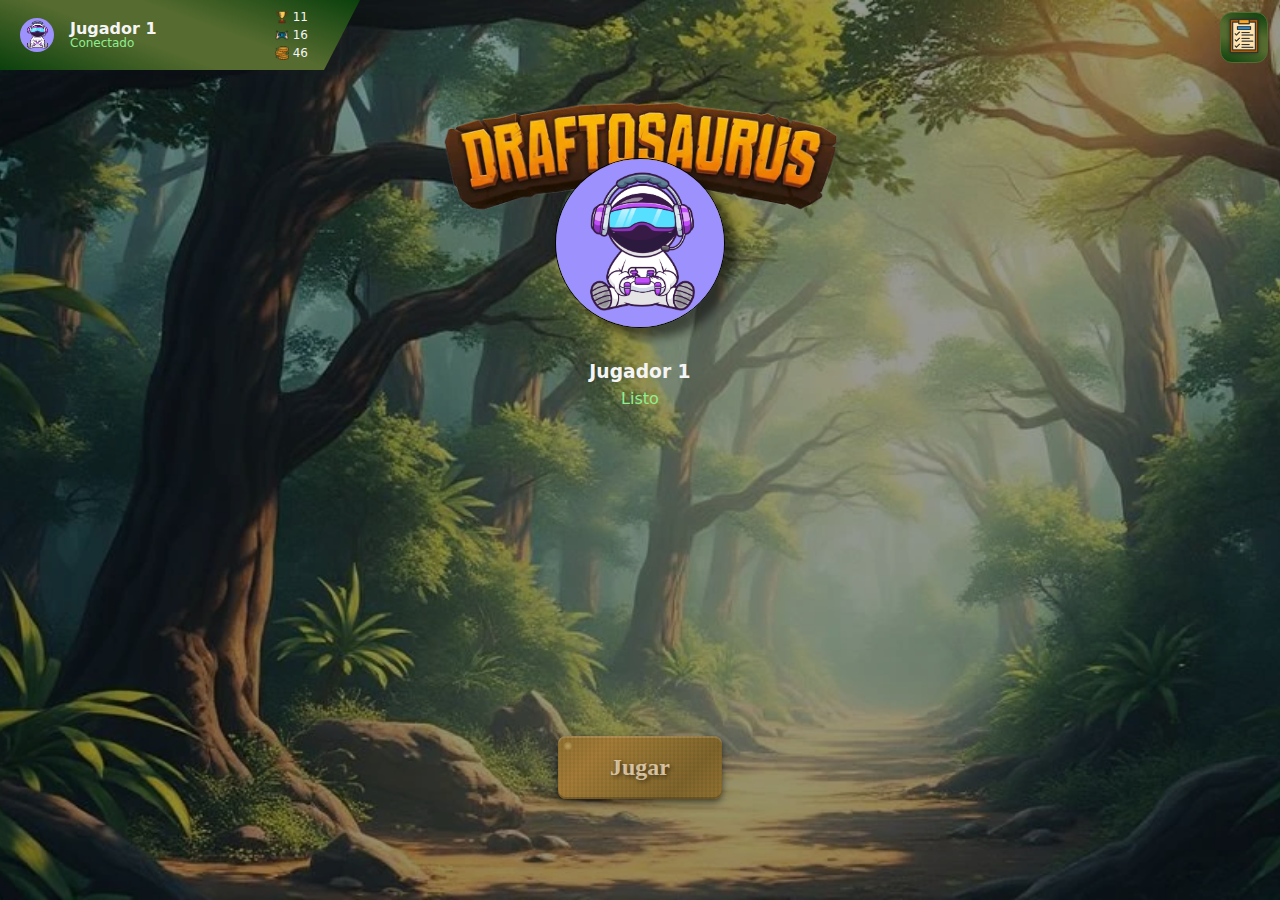
<file: frontend/index.html>
<!DOCTYPE html>
<html lang="es">
  <head>
    <meta charset="UTF-8" />
    <meta name="viewport" content="width=device-width, initial-scale=1.0" />
    <title>SAURIOGAMES</title>

    <link rel="stylesheet" href="./assets/css/global.css" />
  </head>
  <body>
    <div class="container lobby_banner">
      <div class="overlay"></div>
      <header class="hud_lobby">
        <div class="profile_bar">
          <div class="profile_avatar">
            <img
              src="./assets/img/avatar.webp"
              alt="Foto de perfil del usuario"
            />
          </div>
          <div class="profile_info">
            <h2 class="profile_name">Jugador 1</h2>
            <h3>Conectado</h3>
          </div>

          <div class="profile_stats">
            <ul>
              <li class="stats">
                <img
                  src="./assets/img/icons/victoryIcon.webp"
                  alt="Partidas ganadas"
                />
                <h4>11</h4>
              </li>
              <li class="stats">
                <img
                  src="./assets/img/icons/gamesIcon.webp"
                  alt="Partidas jugadas"
                />
                <h4>16</h4>
              </li>
              <li class="stats">
                <img
                  src="./assets/img/icons/coinIcon.webp"
                  alt="Puntos obtenidos"
                />
                <h4>46</h4>
              </li>
            </ul>
          </div>
        </div>

        <div class="profile_nav">
          <nav>
            <ul>
              <li>
               <a href="./pages/rules.html">
                 <button class="hud_button">
                  <img
                    src="./assets/img/icons/rulesIcon.webp"
                    alt="Leer reglas"
                  />
                </button>
               </a>
              </li>
            </ul>
          </nav>
        </div>
      </header>

      <main>
        <div class="lobby_header">
          <div class="header">
            <img
              src="./assets/img/logo.webp"
              alt="Logo de Draftosaurus"
              width="400"
              id="header_logo"
              height=""
            />
            <div class="player">
              <img
                src="./assets/img/avatar.webp"
                alt="Foto de perfil del usuario"
              />

              <div>
                <h3 class="profile_name">Jugador 1</h3>
                <p>Listo</p>
              </div>
            </div>
          </div>
        </div>
        <section class="lobby_content">
          <div class="cta">
            <button id="playBtn" class="wooden-button">Jugar</button>
          </div>
        </section>
      </main>
    </div>

    <!-- Ventanas flotantes (js/windows) -->
    <dialog id="playWindow">
      <form method="dialog" id="gameForm">
        <h3>Selecciona la cantidad de jugadores</h3>
        <select name="cantJugadores" required id="cantJugadores">
          <option value="2">2 Jugadores</option>
          <option value="3">3 Jugadores</option>
          <option value="4">4 Jugadores</option>
          <option value="5">5 Jugadores</option>
        </select>

        <button type="submit" id="createGame" class="wooden-button">
          Crear partida
        </button>
      </form>
    </dialog>

    <dialog id="loginWindow">
      <form method="post" id="loginForm">
        <h2>Iniciar sesión</h2>
        <input placeholder="Nombre de usuario" type="text" id="username" name="username" required />

        
        <input placeholder="Contraseña" type="password" id="password" name="password" required />

        <button class="wooden-button small" type="submit">Ingresar</button>
      </form>
    </dialog>

    <script src="./assets/js/auth.js"></script>
    <script src="./assets/js/game/createGame.js"></script>
    <script src="./assets/js/windows/toggleWindow.js"></script>
    <script>
      document.getElementById("loginForm").addEventListener("submit", (e) => {
        e.preventDefault();
        const username = document.getElementById("username").value;
        const password = document.getElementById("password").value;
        login(username, password);
      });
    </script>
  </body>
</html>
</file>
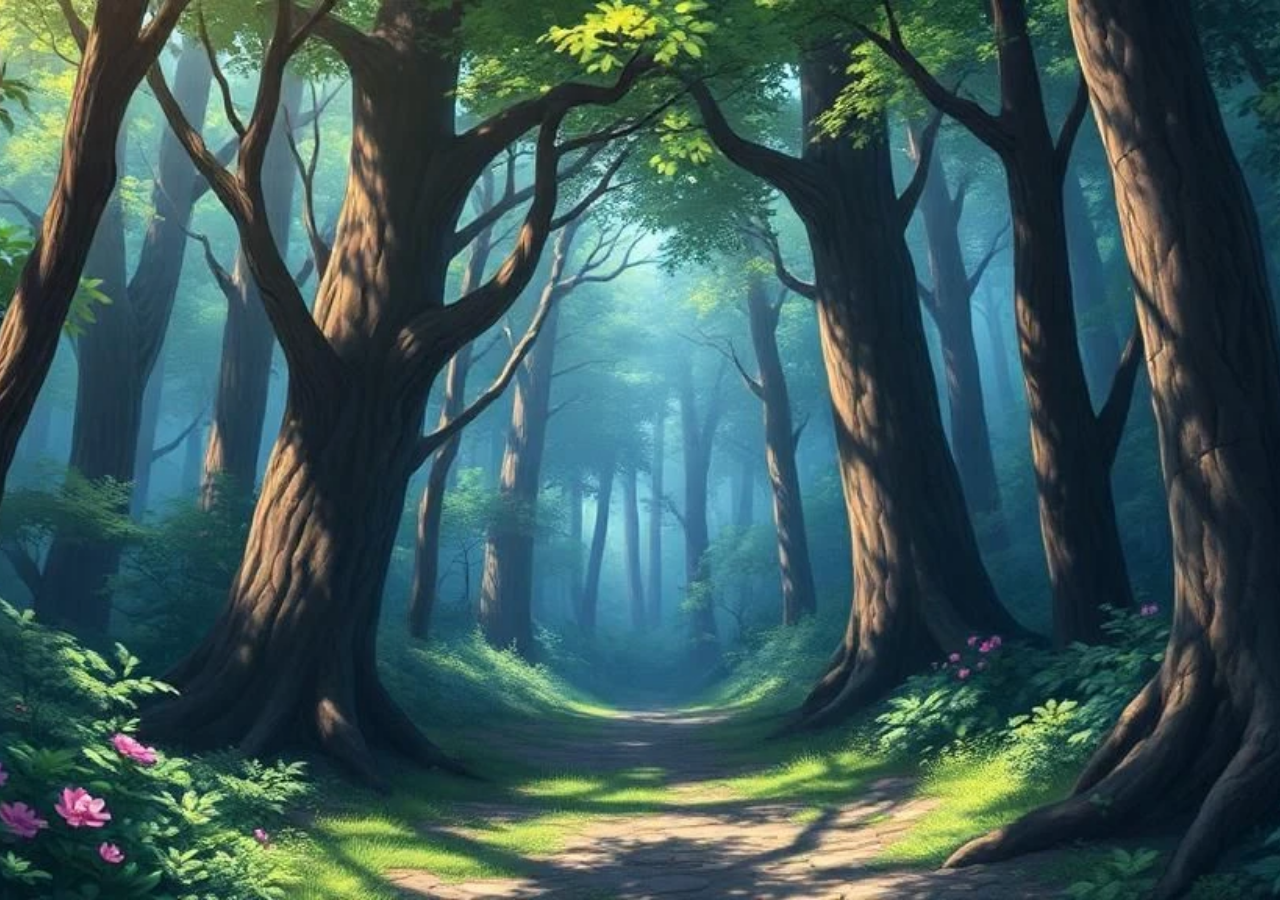
<file: frontend/pages/game.html>
<!doctype html>
<html lang="es">
  <head>
    <meta charset="UTF-8" />
    <meta name="viewport" content="width=device-width, initial-scale=1.0" />
    <title>Partida - SAURIOGAMES</title>

    <link rel="stylesheet" href="../assets/css/global.css" />
    <link rel="stylesheet" href="../assets/css/game.css" />
  </head>
  <body>
    <div class="game_container">
      <header>
        <div id="container">
          <span id="text1"></span>
          <span id="text2"></span>
        </div>
        <svg id="filters">
          <defs>
            <filter id="threshold">
              <feColorMatrix
                in="SourceGraphic"
                type="matrix"
                values="1 0 0 0 0
                        0 1 0 0 0
                        0 0 1 0 0
                        0 0 0 255 -140"
              />
            </filter>
          </defs>
        </svg>
      </header>
      <main>
        <div class="dado_container" style="display: none">
          <div class="dado">
            <div class="face front"></div>
            <div class="face back"></div>
            <div class="face top"></div>
            <div class="face bottom"></div>
            <div class="face right"></div>
            <div class="face left"></div>
          </div>

          <button class="roll wooden-button small">TIRAR DADO</button>
        </div>

        <div class="mapa_container">
          <button id="exitGame" class="exit_button">Salir de la partida</button>
          <!-- Aca va el mapa, el hud para la partida -->
          hola mundo
        </div>
      </main>
    </div>

    <script src="../assets/js/game/game.js"></script>
  </body>
</html>
</file>
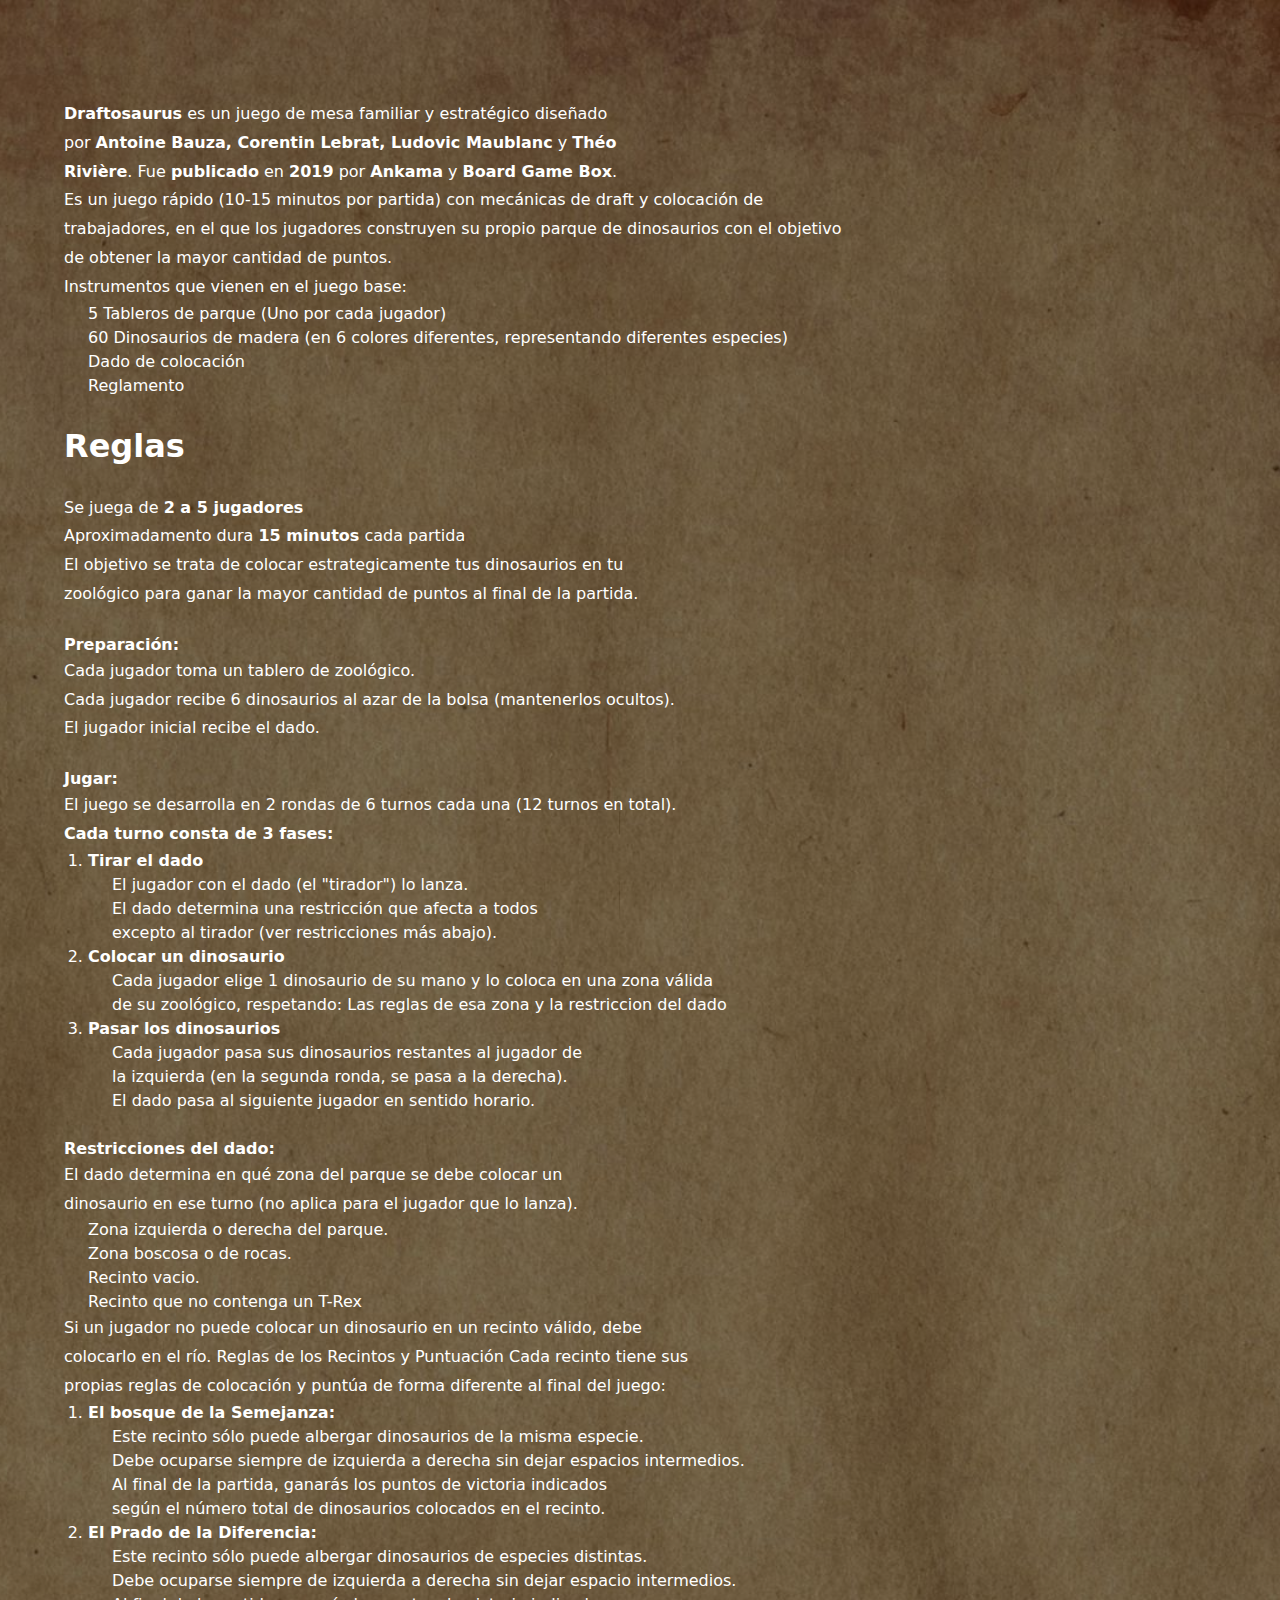
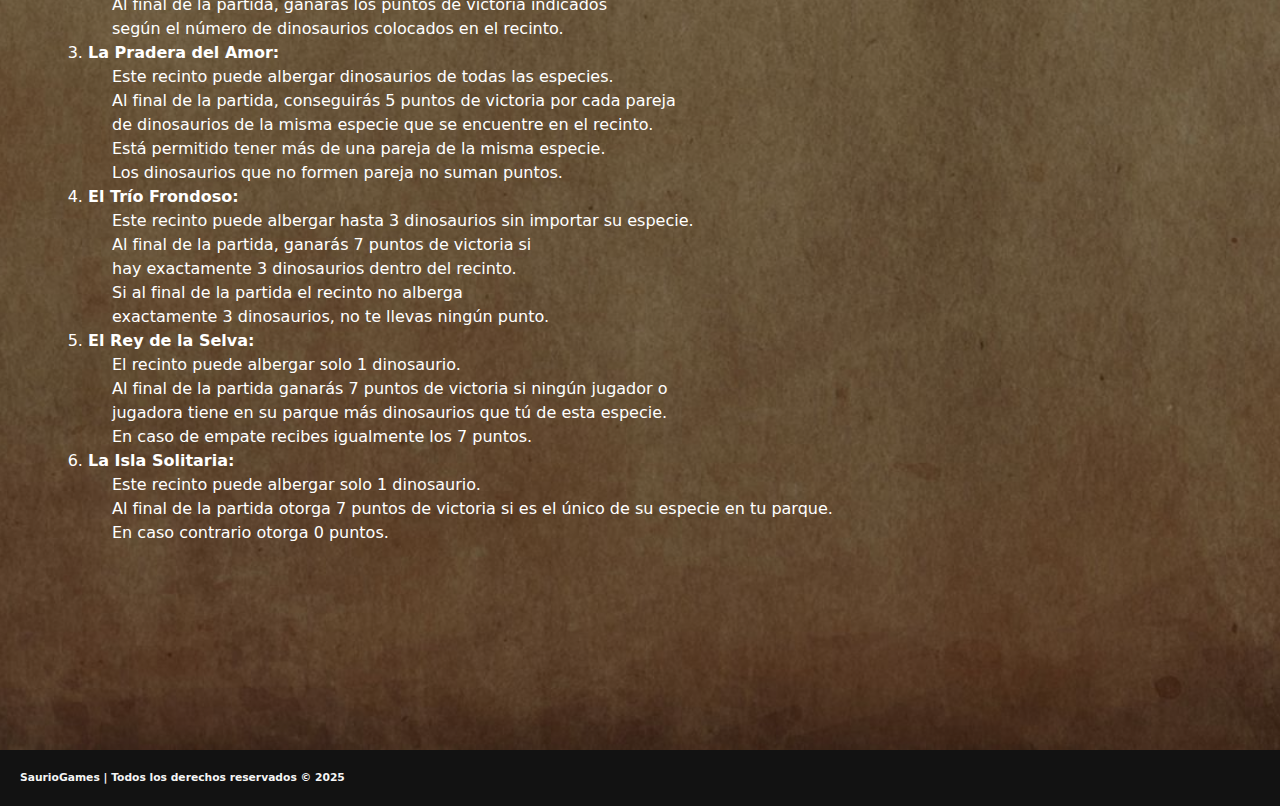
<file: frontend/pages/rules.html>
<!DOCTYPE html>
<html lang="es">
<head>
    <meta charset="UTF-8">
    <meta name="viewport" content="width=device-width, initial-scale=1.0">
    <title>Reglas - SAURIOGAMES</title>

    <link rel="stylesheet" href="../assets/css/global.css">
    <link rel="stylesheet" href="../assets/css/rules.css">
</head>
<body>
    <div class="container">
        <main>
            <div class="overlay"></div>
            <section class="rules__container">
                <p><span class="underline">Draftosaurus</span> es un juego de mesa familiar y estratégico diseñado por <strong>Antoine Bauza, Corentin Lebrat, Ludovic Maublanc</strong> y <strong>Théo Rivière</strong>. Fue <strong>publicado</strong> en <strong>2019</strong> por <strong>Ankama</strong> y <strong>Board Game Box</strong>.<br /> Es un juego rápido (10-15 minutos por partida) con mecánicas de draft y colocación de trabajadores, en el que los jugadores construyen su propio parque de dinosaurios con el objetivo de obtener la mayor cantidad de puntos.
                    <br />Instrumentos que vienen en el juego base:
                    <ul>
                        <li>5 Tableros de parque (Uno por cada jugador)</li>
                        <li>60 Dinosaurios de madera (en 6 colores diferentes, representando diferentes especies)</li>
                        <li>Dado de colocación</li>
                        <li>Reglamento</li>
                    </ul>
                </p>
                <br />

                <h1>Reglas</h1>
                <br />
                <p>Se juega de <strong>2 a 5 jugadores</strong></p>
                <p>Aproximadamento dura <strong>15 minutos</strong> cada partida</p>
                <p>El objetivo se trata de colocar estrategicamente tus dinosaurios en tu zoológico para ganar la mayor cantidad de puntos al final de la partida.</p>
                <br />
                <b>Preparación:</b>
                <p>Cada jugador toma un tablero de zoológico.</p>
                <p>Cada jugador recibe 6 dinosaurios al azar de la bolsa (mantenerlos ocultos).</p>
                <p>El jugador inicial recibe el dado.</p>
                <br />
                <b>Jugar:</b>
                <p>El juego se desarrolla en 2 rondas de 6 turnos cada una (12 turnos en total).</p>
                <p>
                    <strong>Cada turno consta de 3 fases:</strong>
                    <br />
                    <p>
                        <ol>
                            <li><b>Tirar el dado</b>
                                <ul>
                                    <li>El jugador con el dado (el "tirador") lo lanza.</li>
                                    <li>El dado determina una restricción que afecta a todos excepto al tirador (ver restricciones más abajo).</li>
                                </ul>
                            </li>
                            <li><b>Colocar un dinosaurio</b>
                                <ul>
                                    <li>Cada jugador elige 1 dinosaurio de su mano y lo coloca en una zona válida de su zoológico, respetando: Las reglas de esa zona y la restriccion del dado</li>
                                </ul>
                            </li>
                            <li><b>Pasar los dinosaurios</b>
                                <ul><li>Cada jugador pasa sus dinosaurios restantes al jugador de la izquierda (en la segunda ronda, se pasa a la derecha).</li>
                                <li>
                                    El dado pasa al siguiente jugador en sentido horario.
                                </li></ul>
                            </li>
                        </ol>
                    </p>
                </p>
                <br />
                <b>Restricciones del dado:</b>
                <p>El dado determina en qué zona del parque se debe colocar un dinosaurio en ese turno (no aplica para el jugador que lo lanza).</p>
                <ul>
                    <li>Zona izquierda o derecha del parque.</li>
                    <li>Zona boscosa o de rocas.</li>
                    <li>Recinto vacio.</li>
                    <li>Recinto que no contenga un T-Rex</li>
                </ul>
                <p>Si un jugador no puede colocar un dinosaurio en un recinto válido, debe colocarlo en el río.
                    Reglas de los Recintos y Puntuación
                    Cada recinto tiene sus propias reglas de colocación y puntúa de forma diferente al final del juego:
                </p>
                <ol>
                    <li>
                        <b>El bosque de la Semejanza:</b>
                        <ul>
                            <li>Este recinto sólo puede albergar dinosaurios de la misma especie.</li>
                            <li>Debe ocuparse siempre de izquierda a derecha sin dejar espacios intermedios.</li>
                            <li>Al final de la partida, ganarás los puntos de victoria indicados según el número total de dinosaurios colocados en el recinto.</li>
                        </ul>
                    </li>
                    <li><b>El Prado de la Diferencia:</b>
                        <ul>
                            <li>Este recinto sólo puede albergar dinosaurios de especies distintas.</li>
                            <li>Debe ocuparse siempre de izquierda a derecha sin dejar espacio intermedios.</li>
                            <li>Al final de la partida, ganarás los puntos de victoria indicados según el número de dinosaurios colocados en el recinto.</li>
                        </ul>
                    </li>
                    <li>
                        <b>La Pradera del Amor:</b>
                        <ul>
                            <li>Este recinto puede albergar dinosaurios de todas las especies.</li>
                            <li>Al final de la partida, conseguirás 5 puntos de victoria por cada pareja de dinosaurios de la misma especie que se encuentre en el recinto.</li>
                            <li>Está permitido tener más de una pareja de la misma especie.</li>
                            <li>Los dinosaurios que no formen pareja no suman puntos.</li>
                        </ul>
                    </li>
                    <li>
                        <b>El Trío Frondoso:</b>
                        <ul>
                            <li>Este recinto puede albergar hasta 3 dinosaurios sin importar su especie.</li>
                            <li>Al final de la partida, ganarás 7 puntos de victoria si hay exactamente 3 dinosaurios dentro del recinto.</li>
                            <li>Si al final de la partida el recinto no alberga exactamente 3 dinosaurios, no te llevas ningún punto.</li>
                        </ul>
                    </li>
                    <li>
                        <b>El Rey de la Selva:</b>
                        <ul>
                            <li>El recinto puede albergar solo 1 dinosaurio.</li>
                            <li>Al final de la partida ganarás 7 puntos de victoria si ningún jugador o jugadora tiene en su parque más dinosaurios que tú de esta especie.</li>
                            <li>En caso de empate recibes igualmente los 7 puntos.</li>
                        </ul>
                    </li>
                    <li>
                        <b>La Isla Solitaria:</b>
                        <ul>
                            <li>Este recinto puede albergar solo 1 dinosaurio.</li>
                            <li>Al final de la partida otorga 7 puntos de victoria si es el único de su especie en tu parque.</li>
                            <li>En caso contrario otorga 0 puntos.</li>
                        </ul>
                    </li>
                </ol>
             </section>
        </main>

        <footer>
            <h6>SaurioGames | <span> Todos los derechos reservados &copy; 2025</span></h6>
          </footer>
    </div>
</body>
</html>
</file>
<file: frontend/assets/css/game.css>
@import url("https://fonts.googleapis.com/css?family=Raleway:800&display=swap");

.game_container {
  height: 100dvh;

  background: url("../img/gameBanner.webp");
  background-position: center;
  background-repeat: no-repeat;
  background-size: cover;
}

.fade-out {
  animation: fadeOut 0.8s forwards;
}

@keyframes fadeOut {
  from {
    opacity: 1;
  }
  to {
    opacity: 0;
  }
}

#container {
  position: absolute;
  margin: auto;
  width: 100vw;
  top: 0;
  bottom: 0;
  filter: url(#threshold) blur(0.6px);
}
#text1,
#text2 {
  position: absolute;
  padding-top: 50px;
  width: 100%;
  display: inline-block;
  font-family: "Raleway", sans-serif;
  font-size: 70px;
  text-align: center;
  user-select: none;
}

/* DADO */
.dado_container {
  display: flex;
  flex-direction: column;
  align-items: center;
  justify-content: center;
  min-height: 500px;
  gap: 20px;
}

.dado {
  position: relative;
  width: 100px;
  scale: 2;
  height: 100px;
  transform-style: preserve-3d;
  transition: 1s ease;
}

.roll {
  margin-top: 50px;
}

@keyframes rolling {
  50% {
    transform: rotateX(455deg) rotateY(455deg);
  }
}

.face {
  position: absolute;
  width: 100%;
  height: 100%;
  border-radius: 12px;
  border: 5px solid #f6f3f0;
  transform-style: preserve-3d;
  background: linear-gradient(145deg, #dddbd8, #fff);
}

.face::before {
  position: absolute;
  content: "";
  width: 100%;
  height: 100%;
  border-radius: 12px;
  background: #000000;
  transform: translateZ(-1px);
}

.face::after {
  position: absolute;
  content: "";
  top: 50%;
  left: 50%;
  width: 18px;
  height: 18px;
  border-radius: 50%;
  background: #131210;
}

.front {
  transform: translateZ(50px);
}

.back {
  transform: rotateX(180deg) translateZ(50px);
}

.top {
  transform: rotateX(90deg) translateZ(50px);
}

.bottom {
  transform: rotateX(-90deg) translateZ(50px);
}

.right {
  transform: rotateY(90deg) translateZ(50px);
}

.left {
  transform: rotateY(-90deg) translateZ(50px);
}
.face::after {
  position: absolute;
  content: "";
  top: 50%;
  left: 50%;
  width: 18px;
  height: 18px;
  border-radius: 50%;
  background: #000; /* negro */
}

/* Ajustes por cara */
.front::after {
  width: 30px;
  height: 30px;
  background: #000; /* negro */
  margin: -15px 0 0 -15px;
}

.back::after {
  background: #000; /* negro */
  margin: -35px 0 0 -30px;
  box-shadow:
    40px 0 #000,
    0 25px #000,
    40px 25px #000,
    0 50px #000,
    40px 50px #000;
}

.top::after {
  background: #000; /* negro */
  margin: -30px 0 0 -30px;
  box-shadow: 40px 40px #000;
}

.bottom::after {
  background: #000; /* negro */
  margin: -36px 0 0 -36px;
  box-shadow:
    26px 26px #000,
    52px 52px #000,
    52px 0 #000,
    0 52px #000;
}

.right::after {
  background: #000; /* negro */
  margin: -30px 0 0 -30px;
  box-shadow:
    40px 0 #000,
    0 40px #000,
    40px 40px #000;
}

.left::after {
  background: #000; /* negro */
  margin: -35px 0 0 -35px;
  box-shadow:
    25px 25px #000,
    50px 50px #000;
}

.mapa_container {
  display: none;
}

.exit_button {
  z-index: 10;
  padding: 4px 8px;
  margin: 8px 6px;
}

@media (min-width: 320px) and (max-width: 576px) {
  #text1,
  #text2 {
    padding-top: 200px;
    font-size: 45px;
  }
}
</file>
<file: frontend/assets/css/rules.css>
main {
  position: relative;
  z-index: 1;
  background-image: url("../img/rules_background.avif");
  background-size: cover;
  background-position: center;
}

.rules__container {
  position: relative;
  z-index: 2;
  min-height: 100dvh;
  height: 250dvh;
  max-width: 800px;

  text-wrap: balance;
  margin-top: 100px;
  margin-left: 64px;

  color: #ffffff;
}

span {
  font-weight: 600;
}

ol {
  padding-left: 24px;
}

ul {
  padding-left: 24px;
}

p {
  line-height: 1.2lh;
}
</file>
<file: frontend/assets/css/global.css>
@import url("buttons.css");
@import url("windows.css");

/* 1. Reset básico / Normalización */
*,
*::before,
*::after {
  box-sizing: border-box;
  margin: 0;
  padding: 0;
}

html {
  -webkit-font-smoothing: antialiased;
  -moz-osx-font-smoothing: grayscale;
  text-rendering: optimizeLegibility;
  scroll-behavior: smooth;
}

body {
  min-height: 100dvh;
  font-family:
    system-ui,
    -apple-system,
    BlinkMacSystemFont,
    "Segoe UI",
    Roboto,
    Oxygen,
    Ubuntu,
    Cantarell,
    "Open Sans",
    "Helvetica Neue",
    sans-serif;
  line-height: 1.5;
  color: #f5f5f5;
  background-color: #121212;
}

/* 6. Scrollbar estilizado */
::-webkit-scrollbar {
  width: 8px;
  height: 8px;
}
::-webkit-scrollbar-thumb {
  background: #999;
  border-radius: 4px;
}
::-webkit-scrollbar-thumb:hover {
  background: #00c8ff;
}

ul {
  list-style: none;
}

header,
main {
  z-index: 1;
}

/* Contenedor para tener el header y footer fijos */
.container {
  display: grid;
  min-height: 100dvh;
  grid-template-rows: auto 1fr auto;
}

.lobby_banner {
  position: relative;
  background: url("../../assets/img/banner.webp");
  background-size: cover;
  background-position: center;
  background-repeat: no-repeat;
}

.overlay {
  position: absolute;
  top: 0;
  left: 0;
  width: 100%;
  height: 100%;
  background-color: rgba(0, 0, 0, 0.4);
  z-index: 0;
}

.hud_lobby {
  display: flex;
  justify-content: space-between;
}

.profile_bar {
  display: flex;
  align-items: center;
  width: 360px;
  min-height: 52px;
  padding-top: 8px;
  padding-bottom: 8px;
  background: linear-gradient(
    200deg,
    #0a400c 0%,
    #556b2f 40%,
    #556b2f 60%,
    #0a400c 100%
  );
  clip-path: polygon(0% 0, 100% 0, 100% 0%, 90% 100%, 0% 100%);
  padding-left: 20px;
}

.profile_nav {
  margin-right: 12px;
  margin-top: 12px;
}

.profile_nav ul {
  display: flex;
  gap: 14px;
}

.profile_bar .profile_avatar {
  width: 34px;
  height: 34px;
  border-radius: 50%;
}

.profile_bar .profile_avatar img {
  width: 100%;
  height: 100%;
  border-radius: 50%;
}

.profile_bar .profile_info {
  display: flex;
  flex-direction: column;
  margin-left: 16px;

  line-height: 1.1;
}

.profile_bar .profile_info h2 {
  font-size: 16px;
  font-weight: 600;
}

.profile_bar .profile_info h3 {
  font-size: 12px;
  font-weight: 400;

  color: lightgreen;
}

.profile_bar .profile_stats {
  margin-left: auto;
  margin-right: 52px;
  text-align: right;
}

.stats {
  display: flex;
  align-items: center;
}

.stats img {
  width: 14px;
  height: 14px;
  margin-right: 4px;
}

.stats h4 {
  font-size: 12px;
  font-weight: 400;
}

.lobby_content {
  display: flex;
  flex-direction: column; /* apila verticalmente */
  justify-content: flex-end; /* manda todo al fondo */
  height: 70%;
}

.lobby_content .cta {
  display: flex;
  align-items: center;
  justify-content: center;
}
.lobby_header .header {
  display: flex;
  justify-content: center;
  position: relative;
}

.lobby_header .header img {
  display: block;
  max-width: 100%;
  height: auto;
}

.lobby_header .header .player {
  position: absolute;
  bottom: -110px;
  left: 50%;
  transform: translateX(-50%);
  width: 170px;
  height: 170px;
}

.player div {
  display: flex;
  align-items: center;
  justify-content: center;
  flex-direction: column;
  padding-top: 30px;
}

.player div p {
  font-size: 16px;
  font-weight: 400;
  color: lightgreen;
}

.player img {
  width: 100%;
  height: 100%;
  object-fit: cover;
  box-shadow: 12px 10px 10px rgba(0, 0, 0, 0.5);
  border-radius: 50%;
  border: 1px solid #000000;
}

footer {
  background-color: #121212;
  padding: 20px;
}

footer div p {
  color: #fff;
  font-weight: 500;
}

.rext-white {
  color: white;
}

@media (min-width: 320px) and (max-width: 576px) {
  .profile_bar {
    width: 70vw;
  }

  .lobby_content {
    height: 60%;
  }

  .lobby_header .header .player {
    top: 200px;

    width: 140px;
    height: 140px;
  }

  #header_logo {
    margin-top: 100px;
    width: 300px;
  }
}
</file>
